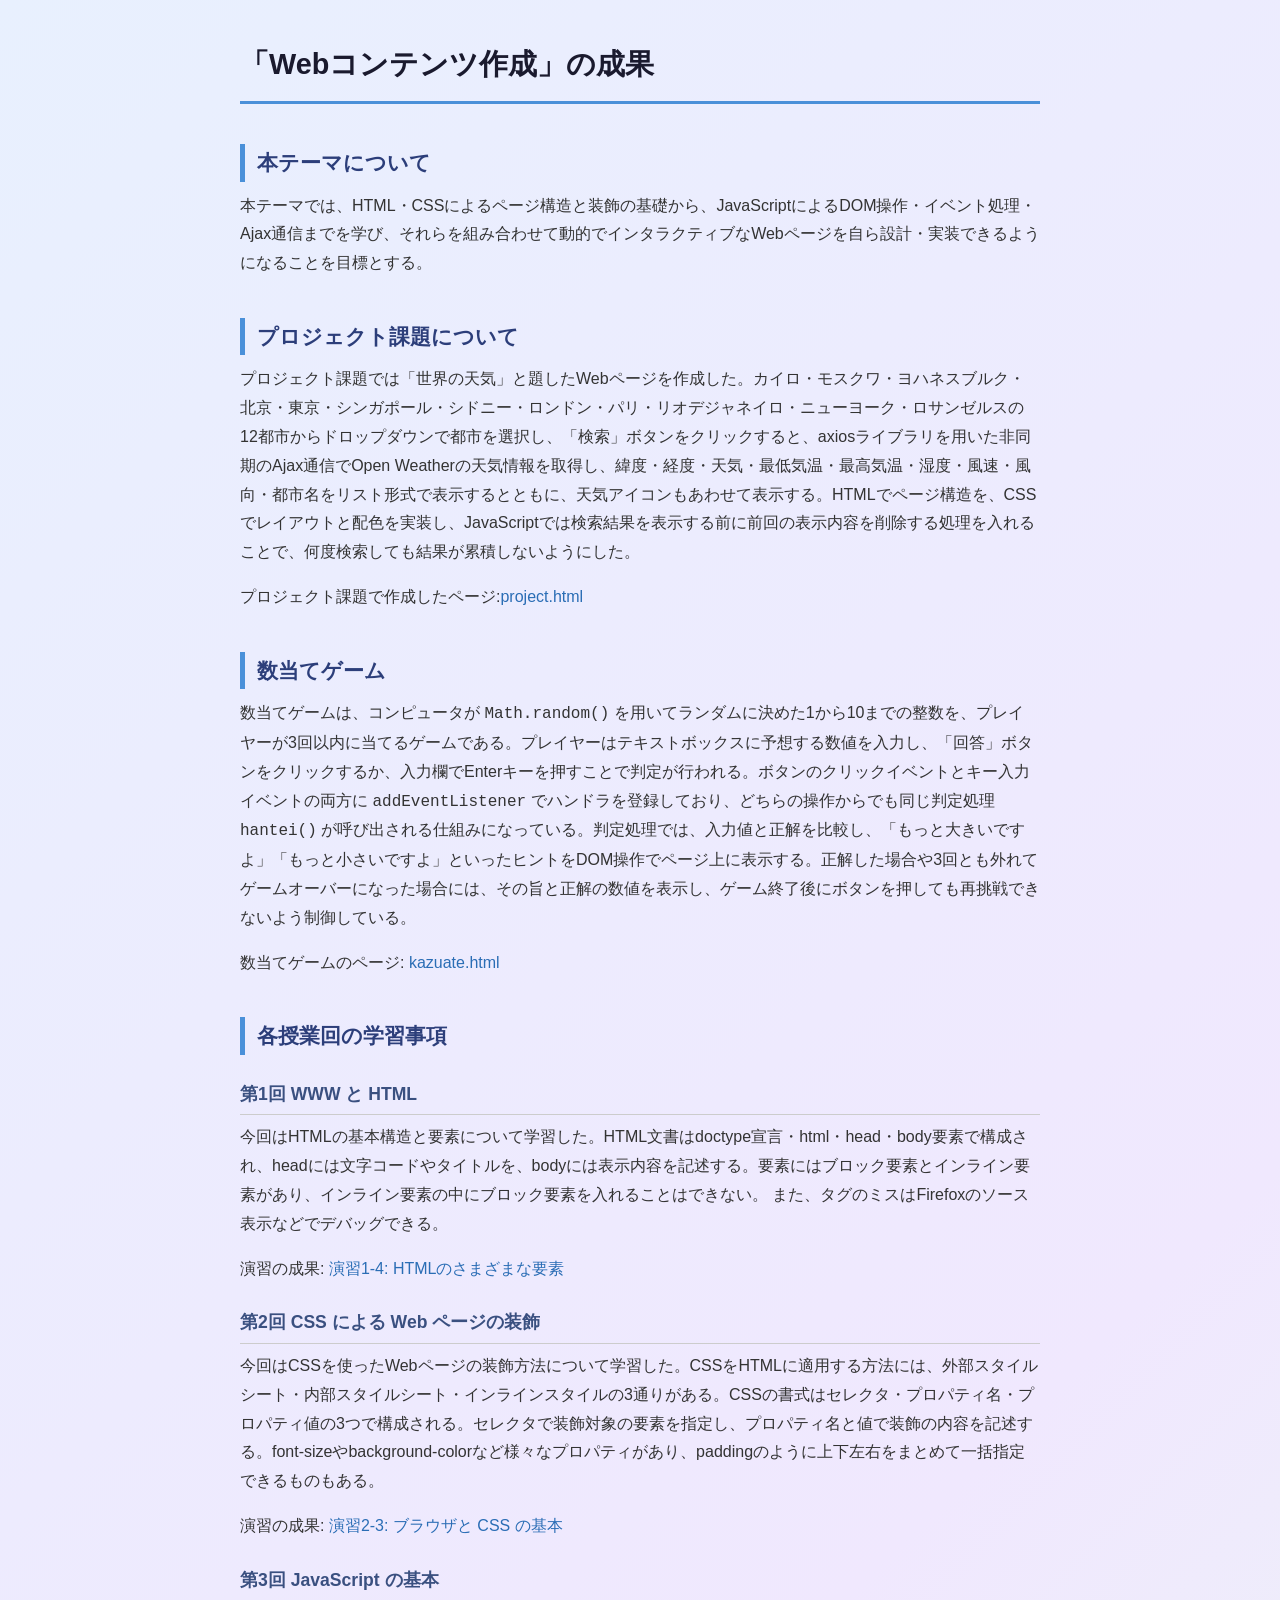
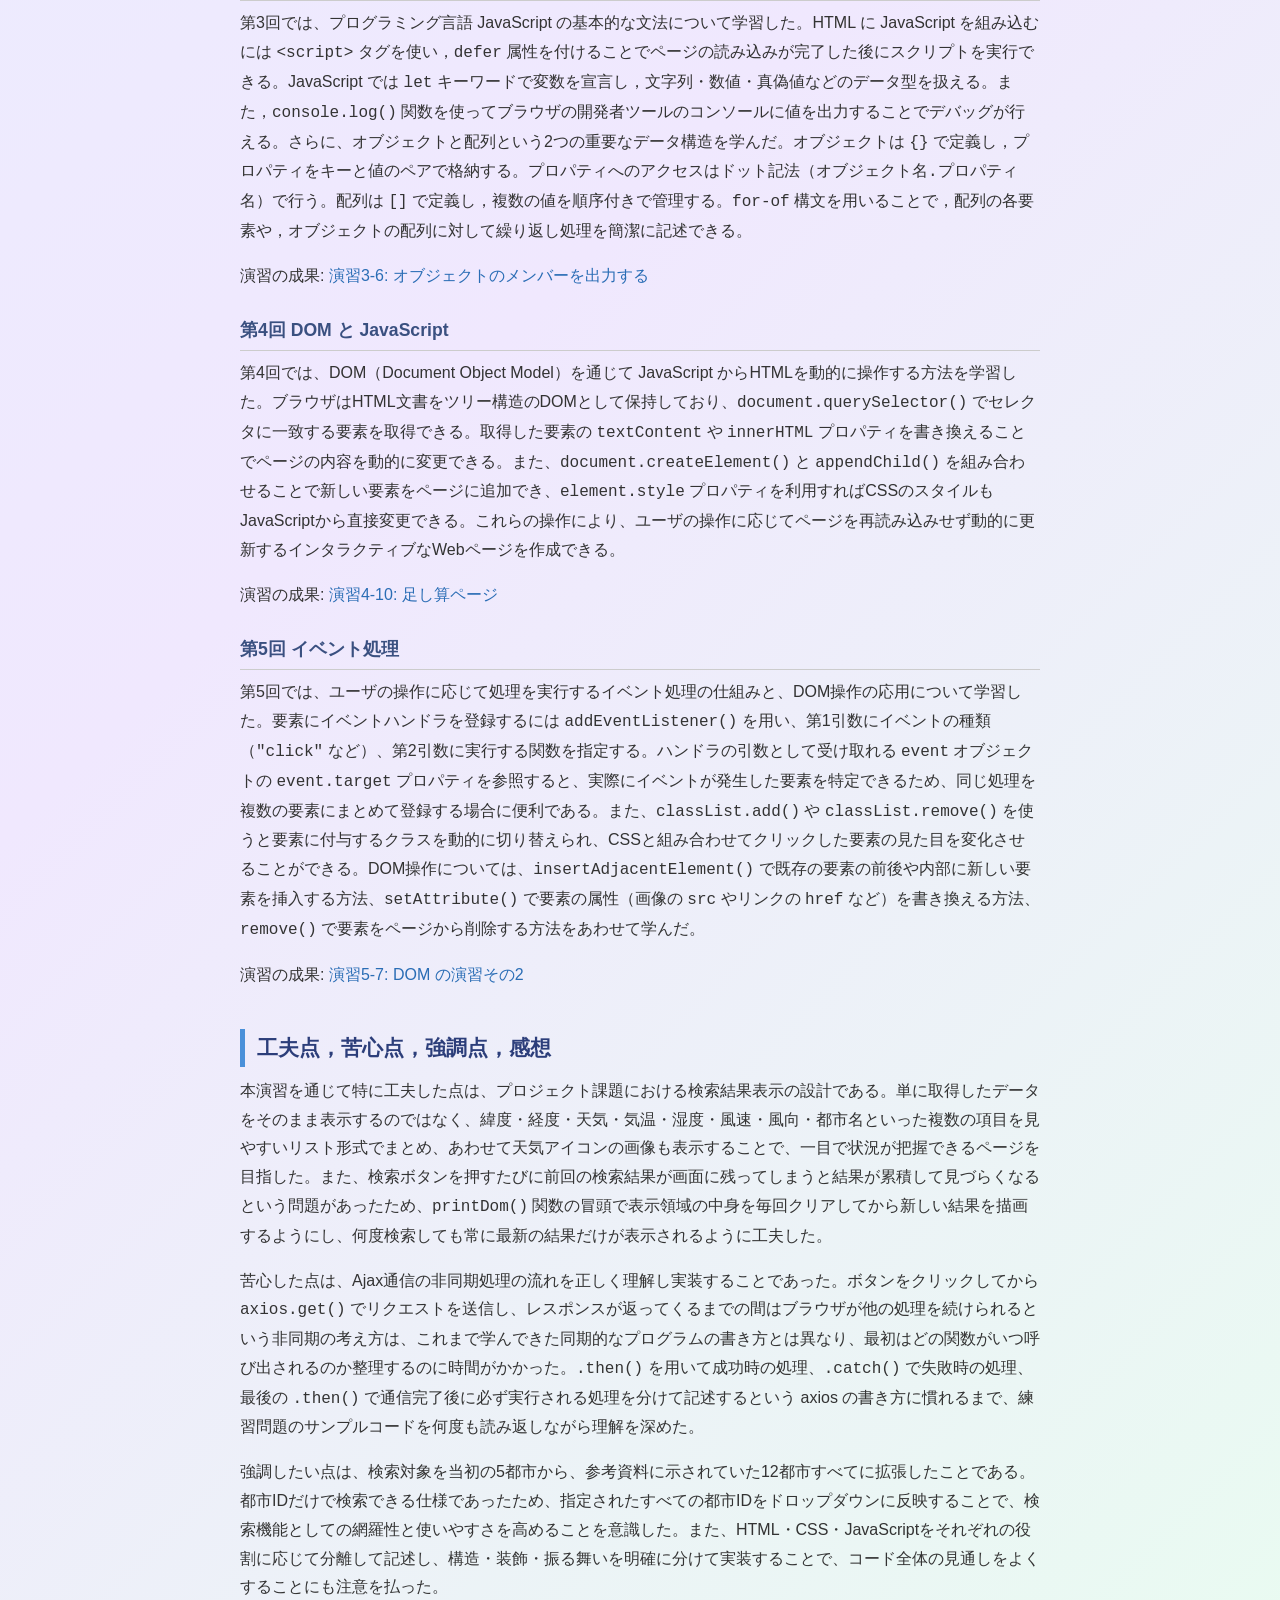
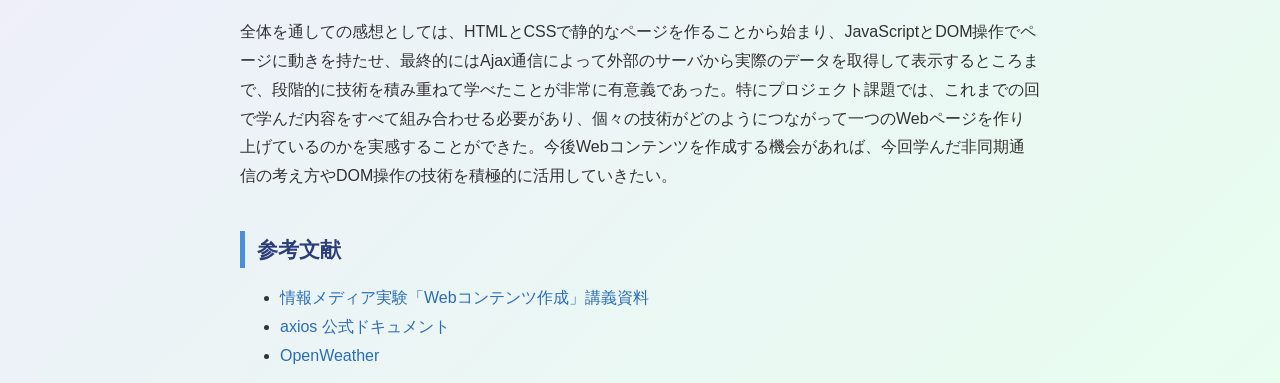
<file: index.html>
<!DOCTYPE html>
<html>
  <head>
    <meta charset="utf-8">
    <title>「Webコンテンツ作成」の成果</title>
    <link rel="stylesheet" href="style.css">
  </head>
  <body>
    <h1>「Webコンテンツ作成」の成果</h1>

    <h2>本テーマについて</h2>
    <p>本テーマでは、HTML・CSSによるページ構造と装飾の基礎から、JavaScriptによるDOM操作・イベント処理・Ajax通信までを学び、それらを組み合わせて動的でインタラクティブなWebページを自ら設計・実装できるようになることを目標とする。</p>

    <h2>プロジェクト課題について</h2>
    <p>プロジェクト課題では「世界の天気」と題したWebページを作成した。カイロ・モスクワ・ヨハネスブルク・北京・東京・シンガポール・シドニー・ロンドン・パリ・リオデジャネイロ・ニューヨーク・ロサンゼルスの12都市からドロップダウンで都市を選択し、「検索」ボタンをクリックすると、axiosライブラリを用いた非同期のAjax通信でOpen Weatherの天気情報を取得し、緯度・経度・天気・最低気温・最高気温・湿度・風速・風向・都市名をリスト形式で表示するとともに、天気アイコンもあわせて表示する。HTMLでページ構造を、CSSでレイアウトと配色を実装し、JavaScriptでは検索結果を表示する前に前回の表示内容を削除する処理を入れることで、何度検索しても結果が累積しないようにした。</p>
    <p>プロジェクト課題で作成したページ:<a href="project.html"title="同じフォルダの別ファイルへのリンク"target="_blank">project.html</a>

    <h2>数当てゲーム</h2>
    <p>数当てゲームは、コンピュータが <code>Math.random()</code> を用いてランダムに決めた1から10までの整数を、プレイヤーが3回以内に当てるゲームである。プレイヤーはテキストボックスに予想する数値を入力し、「回答」ボタンをクリックするか、入力欄でEnterキーを押すことで判定が行われる。ボタンのクリックイベントとキー入力イベントの両方に <code>addEventListener</code> でハンドラを登録しており、どちらの操作からでも同じ判定処理 <code>hantei()</code> が呼び出される仕組みになっている。判定処理では、入力値と正解を比較し、「もっと大きいですよ」「もっと小さいですよ」といったヒントをDOM操作でページ上に表示する。正解した場合や3回とも外れてゲームオーバーになった場合には、その旨と正解の数値を表示し、ゲーム終了後にボタンを押しても再挑戦できないよう制御している。</p>
    <p>数当てゲームのページ: <a href="kazuate.html" title="数当てゲーム" target="_blank">kazuate.html</a></p>

    <h2>各授業回の学習事項</h2>

    <h3>第1回 WWW と HTML</h3>
    <p>今回はHTMLの基本構造と要素について学習した。HTML文書はdoctype宣言・html・head・body要素で構成され、headには文字コードやタイトルを、bodyには表示内容を記述する。要素にはブロック要素とインライン要素があり、インライン要素の中にブロック要素を入れることはできない。
      また、タグのミスはFirefoxのソース表示などでデバッグできる。</p>
    <p>演習の成果: <a href="practice-html/elements.html"
      title="1つ中のフォルダの別ファイルへのリンク"
      target="_blank">演習1-4: HTMLのさまざまな要素</a> </p>
    <h3>第2回 CSS による Web ページの装飾</h3>
    <p>今回はCSSを使ったWebページの装飾方法について学習した。CSSをHTMLに適用する方法には、外部スタイルシート・内部スタイルシート・インラインスタイルの3通りがある。CSSの書式はセレクタ・プロパティ名・プロパティ値の3つで構成される。セレクタで装飾対象の要素を指定し、プロパティ名と値で装飾の内容を記述する。font-sizeやbackground-colorなど様々なプロパティがあり、paddingのように上下左右をまとめて一括指定できるものもある。</p>
    <p>演習の成果: <a href="practice-css/browser-intro.html"
      title="1つ中のフォルダの別ファイルへのリンク"
      target="_blank">演習2-3: ブラウザと CSS の基本</a></p>

    <h3>第3回 JavaScript の基本</h3>
    <p>第3回では、プログラミング言語 JavaScript の基本的な文法について学習した。HTML に JavaScript を組み込むには <code>&lt;script&gt;</code> タグを使い，<code>defer</code> 属性を付けることでページの読み込みが完了した後にスクリプトを実行できる。JavaScript では <code>let</code> キーワードで変数を宣言し，文字列・数値・真偽値などのデータ型を扱える。また，<code>console.log()</code> 関数を使ってブラウザの開発者ツールのコンソールに値を出力することでデバッグが行える。さらに、オブジェクトと配列という2つの重要なデータ構造を学んだ。オブジェクトは <code>{}</code> で定義し，プロパティをキーと値のペアで格納する。プロパティへのアクセスはドット記法（<code>オブジェクト名.プロパティ名</code>）で行う。配列は <code>[]</code> で定義し，複数の値を順序付きで管理する。<code>for-of</code> 構文を用いることで，配列の各要素や，オブジェクトの配列に対して繰り返し処理を簡潔に記述できる。</p>
    <p>演習の成果: <a href="practice-js/obj-practice.html"
      title="1つ中のフォルダの別ファイルへのリンク"
      target="_blank">演習3-6: オブジェクトのメンバーを出力する</a></p>

    <h3>第4回 DOM と JavaScript</h3>
    <p>第4回では、DOM（Document Object Model）を通じて JavaScript からHTMLを動的に操作する方法を学習した。ブラウザはHTML文書をツリー構造のDOMとして保持しており、<code>document.querySelector()</code> でセレクタに一致する要素を取得できる。取得した要素の <code>textContent</code> や <code>innerHTML</code> プロパティを書き換えることでページの内容を動的に変更できる。また、<code>document.createElement()</code> と <code>appendChild()</code> を組み合わせることで新しい要素をページに追加でき、<code>element.style</code> プロパティを利用すればCSSのスタイルもJavaScriptから直接変更できる。これらの操作により、ユーザの操作に応じてページを再読み込みせず動的に更新するインタラクティブなWebページを作成できる。</p>
    <p>演習の成果: <a href="practice-eventdom/tashizan.html"
      title="1つ中のフォルダの別ファイルへのリンク"
      target="_blank">演習4-10: 足し算ページ</a></p>

    <h3>第5回 イベント処理</h3>
    <p>第5回では、ユーザの操作に応じて処理を実行するイベント処理の仕組みと、DOM操作の応用について学習した。要素にイベントハンドラを登録するには <code>addEventListener()</code> を用い、第1引数にイベントの種類（<code>"click"</code> など）、第2引数に実行する関数を指定する。ハンドラの引数として受け取れる <code>event</code> オブジェクトの <code>event.target</code> プロパティを参照すると、実際にイベントが発生した要素を特定できるため、同じ処理を複数の要素にまとめて登録する場合に便利である。また、<code>classList.add()</code> や <code>classList.remove()</code> を使うと要素に付与するクラスを動的に切り替えられ、CSSと組み合わせてクリックした要素の見た目を変化させることができる。DOM操作については、<code>insertAdjacentElement()</code> で既存の要素の前後や内部に新しい要素を挿入する方法、<code>setAttribute()</code> で要素の属性（画像の <code>src</code> やリンクの <code>href</code> など）を書き換える方法、<code>remove()</code> で要素をページから削除する方法をあわせて学んだ。</p>
    <p>演習の成果: <a href="practice-dom2/dom2-exercise.html"
      title="1つ中のフォルダの別ファイルへのリンク"
      target="_blank">演習5-7: DOM の演習その2</a></p>

    <h2>工夫点，苦心点，強調点，感想</h2>
    <p>本演習を通じて特に工夫した点は、プロジェクト課題における検索結果表示の設計である。単に取得したデータをそのまま表示するのではなく、緯度・経度・天気・気温・湿度・風速・風向・都市名といった複数の項目を見やすいリスト形式でまとめ、あわせて天気アイコンの画像も表示することで、一目で状況が把握できるページを目指した。また、検索ボタンを押すたびに前回の検索結果が画面に残ってしまうと結果が累積して見づらくなるという問題があったため、<code>printDom()</code> 関数の冒頭で表示領域の中身を毎回クリアしてから新しい結果を描画するようにし、何度検索しても常に最新の結果だけが表示されるように工夫した。</p>
    <p>苦心した点は、Ajax通信の非同期処理の流れを正しく理解し実装することであった。ボタンをクリックしてから <code>axios.get()</code> でリクエストを送信し、レスポンスが返ってくるまでの間はブラウザが他の処理を続けられるという非同期の考え方は、これまで学んできた同期的なプログラムの書き方とは異なり、最初はどの関数がいつ呼び出されるのか整理するのに時間がかかった。<code>.then()</code> を用いて成功時の処理、<code>.catch()</code> で失敗時の処理、最後の <code>.then()</code> で通信完了後に必ず実行される処理を分けて記述するという axios の書き方に慣れるまで、練習問題のサンプルコードを何度も読み返しながら理解を深めた。</p>
    <p>強調したい点は、検索対象を当初の5都市から、参考資料に示されていた12都市すべてに拡張したことである。都市IDだけで検索できる仕様であったため、指定されたすべての都市IDをドロップダウンに反映することで、検索機能としての網羅性と使いやすさを高めることを意識した。また、HTML・CSS・JavaScriptをそれぞれの役割に応じて分離して記述し、構造・装飾・振る舞いを明確に分けて実装することで、コード全体の見通しをよくすることにも注意を払った。</p>
    <p>全体を通しての感想としては、HTMLとCSSで静的なページを作ることから始まり、JavaScriptとDOM操作でページに動きを持たせ、最終的にはAjax通信によって外部のサーバから実際のデータを取得して表示するところまで、段階的に技術を積み重ねて学べたことが非常に有意義であった。特にプロジェクト課題では、これまでの回で学んだ内容をすべて組み合わせる必要があり、個々の技術がどのようにつながって一つのWebページを作り上げているのかを実感することができた。今後Webコンテンツを作成する機会があれば、今回学んだ非同期通信の考え方やDOM操作の技術を積極的に活用していきたい。</p>

    <h2>参考文献</h2>
    <ul>
      <li><a href="https://www.nishita-lab.org/web-contents/text_current/1html/1_0prelim_check.html" target="_blank">情報メディア実験「Webコンテンツ作成」講義資料</a></li>
      <li><a href="https://axios-http.com/" target="_blank">axios 公式ドキュメント</a></li>
      <li><a href="https://openweathermap.org/" target="_blank">OpenWeather</a></li>
    </ul>
  </body>
</html>
</file>
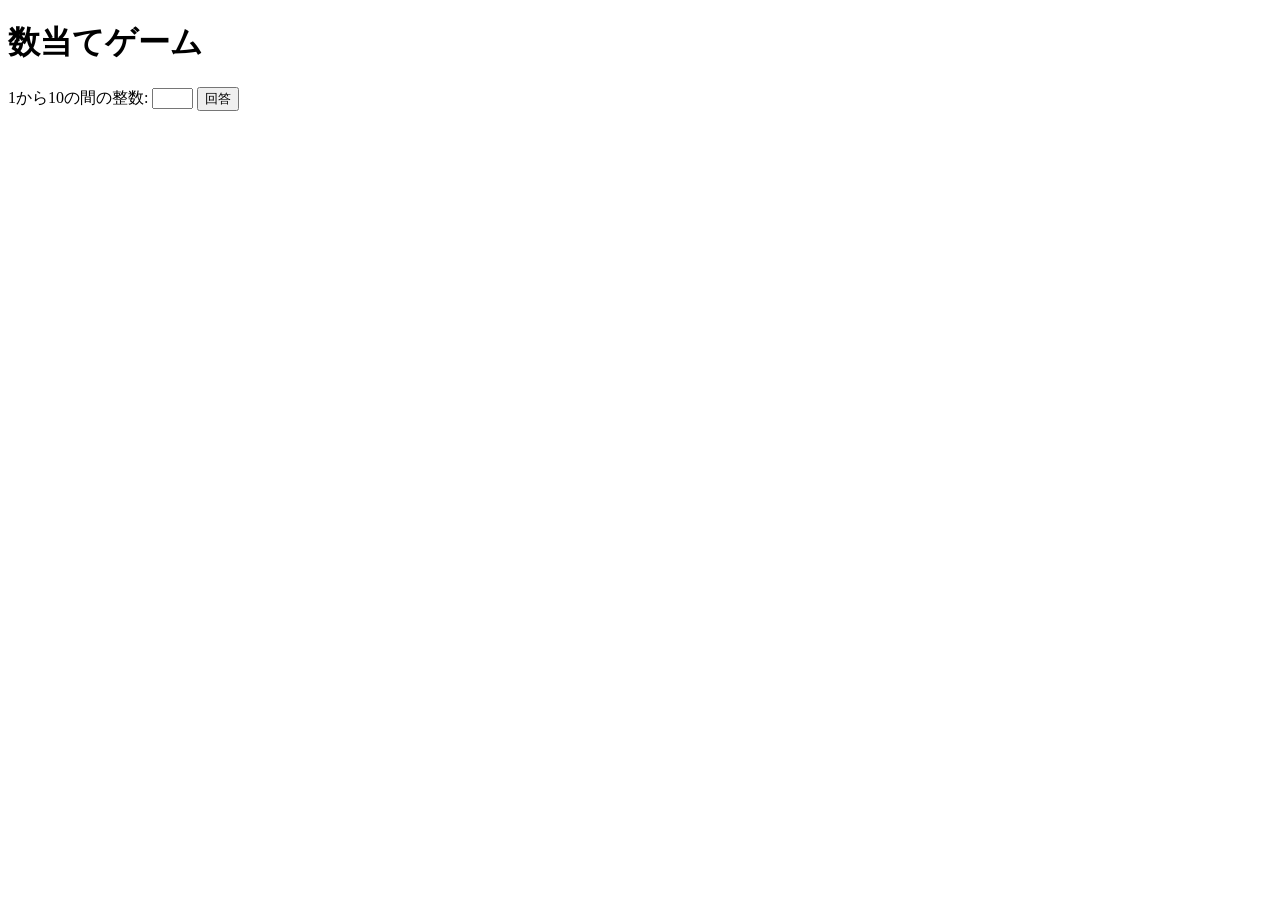
<file: kazuate.html>
<!-- 課題4-1: 数当てゲーム -->

<!DOCTYPE html>
<html>
  <head>
    <meta charset="utf-8">
    <title>数当てゲーム</title>
    <script src="kazuate.js" defer></script>
  </head>

  <body>
    <h1>数当てゲーム</h1>
    <p>
        1から10の間の整数:
        <input type="text" id="yoso-input" size="3">
        <button id="hantei-btn">回答</button>
    </p>
    <p id="yoso-display"></p>
    <p id="result"></p>
  </body>
</html>
</file>
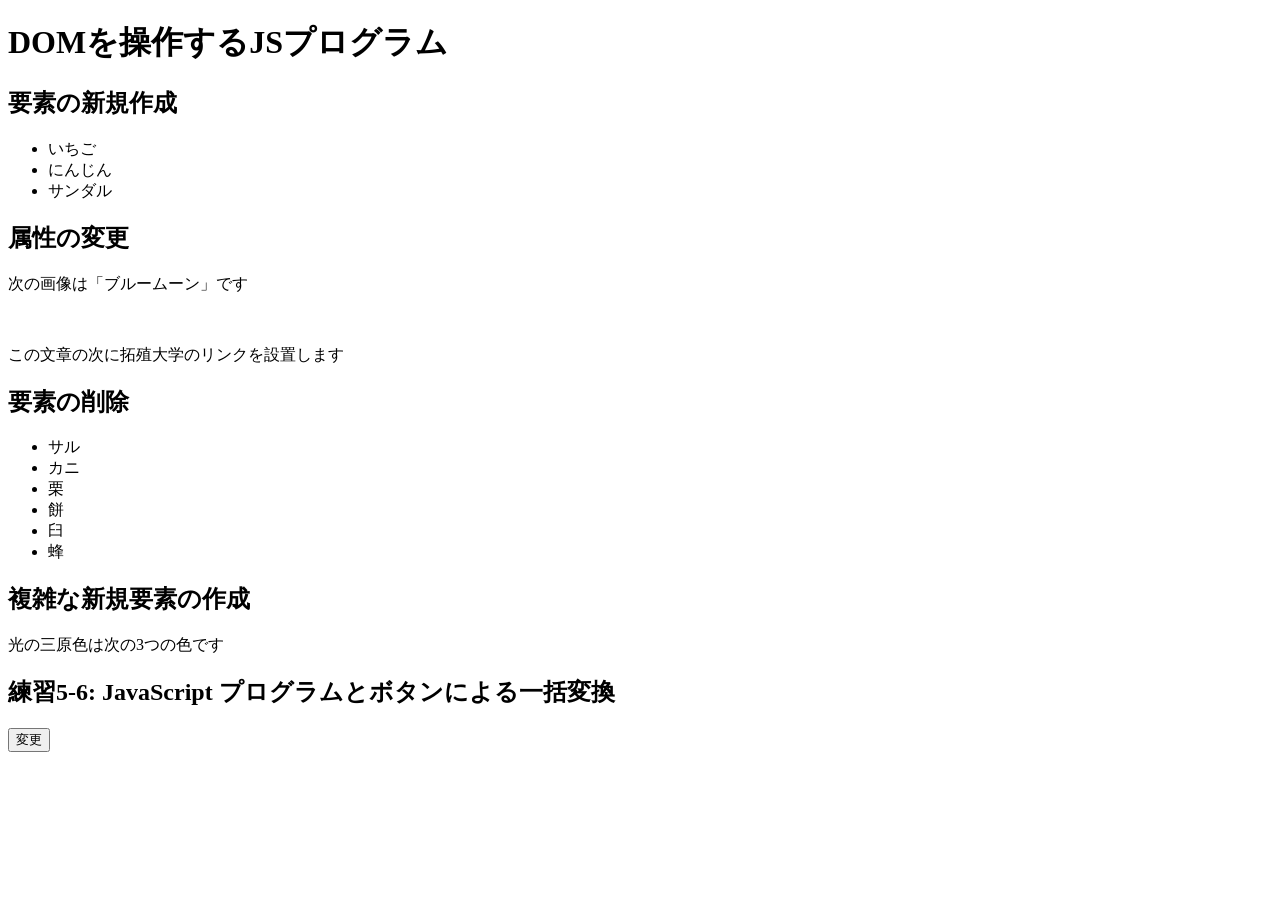
<file: practice-dom2/dom2-intro.html>
<!DOCTYPE html>
<html>
  <head>
    <title>DOMを操作するJSプログラム</title>
    <script src="dom2-intro.js" defer></script>
  </head>

  <body>
	  <h1>DOMを操作するJSプログラム</h1>

	  <h2>要素の新規作成</h2>
	  <ul id="kazoeuta">
		<li>いちご</li>
		<li>にんじん</li>
		<li>サンダル</li>
	  </ul>

	  <h2>属性の変更</h2>
	  <p>次の画像は「ブルームーン」です</p>
	  <img id="bluemoon">

	  <p id="takudai">この文章の次に拓殖大学のリンクを設置します</p>


	  <h2>要素の削除</h2>
	  <ul id="kassen">
		  <li>サル</li>
		  <li>カニ</li>
		  <li>栗</li>
		  <li id="mochi">餅</li>
		  <li>臼</li>
		  <li>蜂</li>
	  </ul>

	  <h2 id="fukuzatu">複雑な新規要素の作成</h2>
	  <p id="primary">光の三原色は次の3つの色です</p>

	  <h2>練習5-6: JavaScript プログラムとボタンによる一括変換</h2>
	  <button id="henkou">変更</button>

  </body>
</html>
</file>
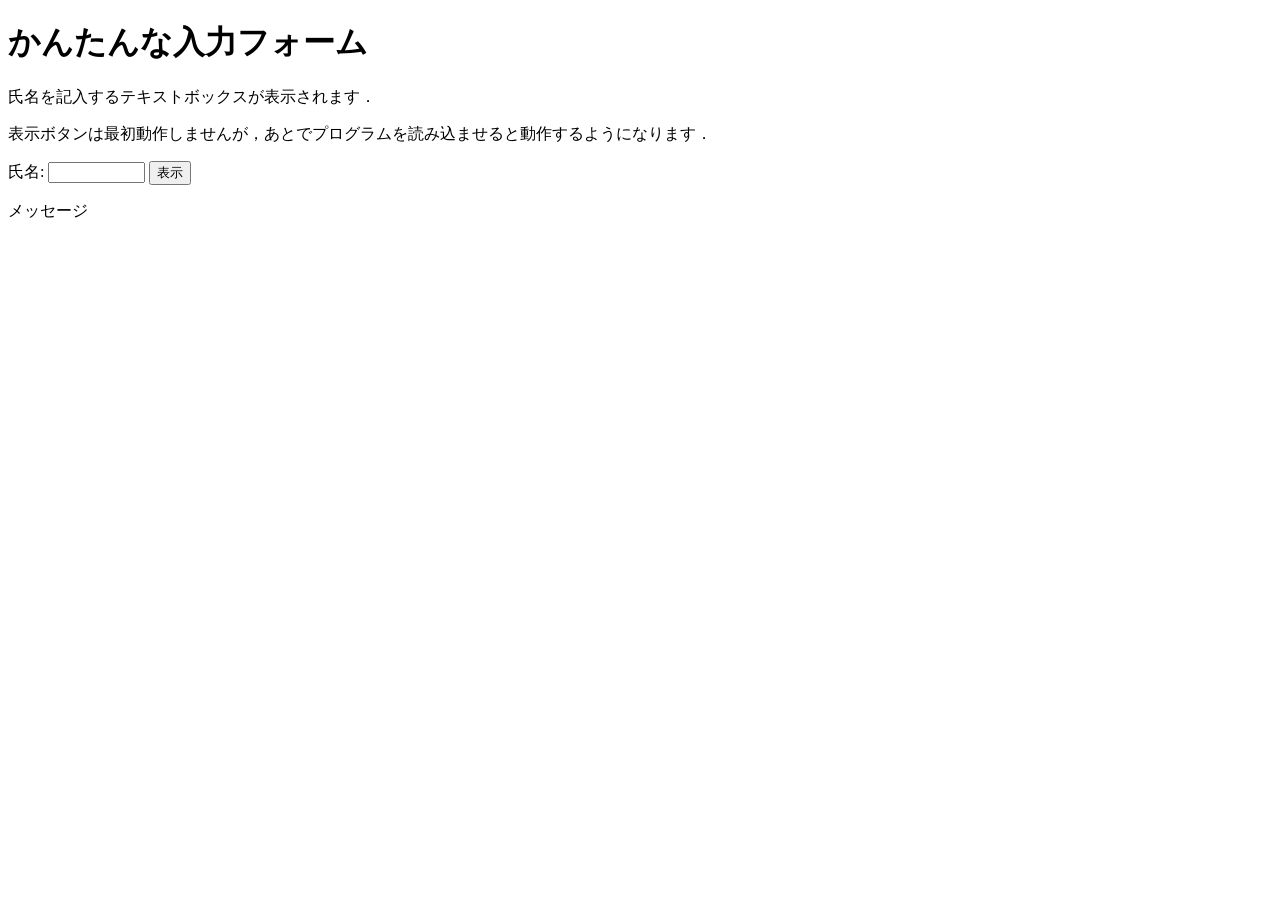
<file: practice-eventdom/input-demo.html>
<!DOCTYPE html>
<html>
  <head>
    <title>かんたんな入力フォーム</title>
  </head>

  <body>
    <h1>かんたんな入力フォーム</h1>
	<p>氏名を記入するテキストボックスが表示されます．</p>
	<p>表示ボタンは最初動作しませんが，あとでプログラムを読み込ませると動作するようになります．</p>
	<label for="shimei">氏名: </label>
	<input type="text" name="shimei" size="10" id="shimei">
	<button id="print">表示</button>
	<p id="message">メッセージ</p>
  <script src="input-demo.js"></script>
  </body>
</html>
</file>
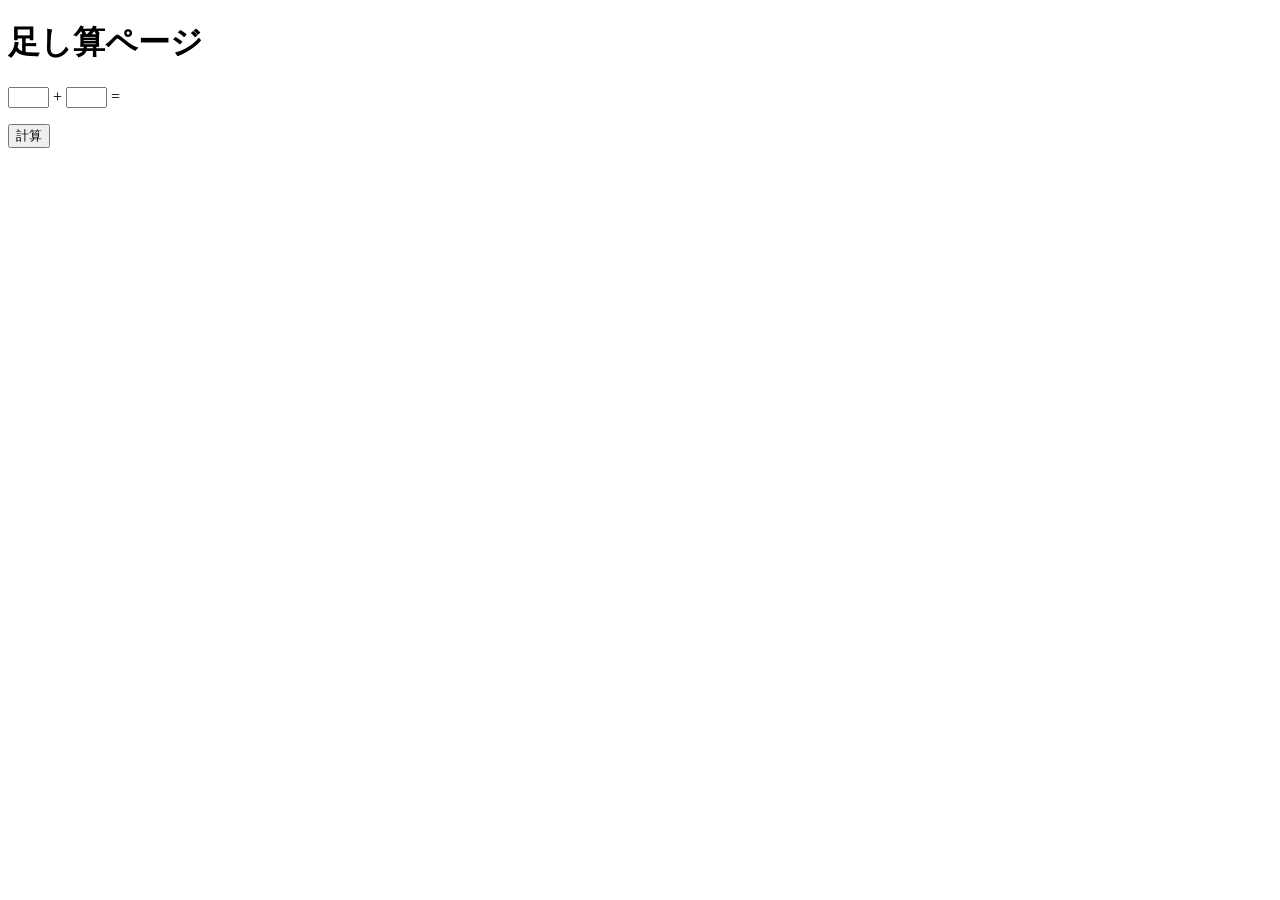
<file: practice-eventdom/tashizan.html>
<!DOCTYPE html>
<html>
  <head>
    <title>足し算ページ</title>
  </head>

  <body>
    <h1>足し算ページ</h1>
	<p>
	<input type="text" name="left" id="left" size="3">
	+
	<input type="text" name="right" id="right" size="3">
	=
	<span id="answer"></span>
	</p>
	<button id="calc">計算</button>
  <script src="tashizan.js"></script>
  </body>
</html>
</file>
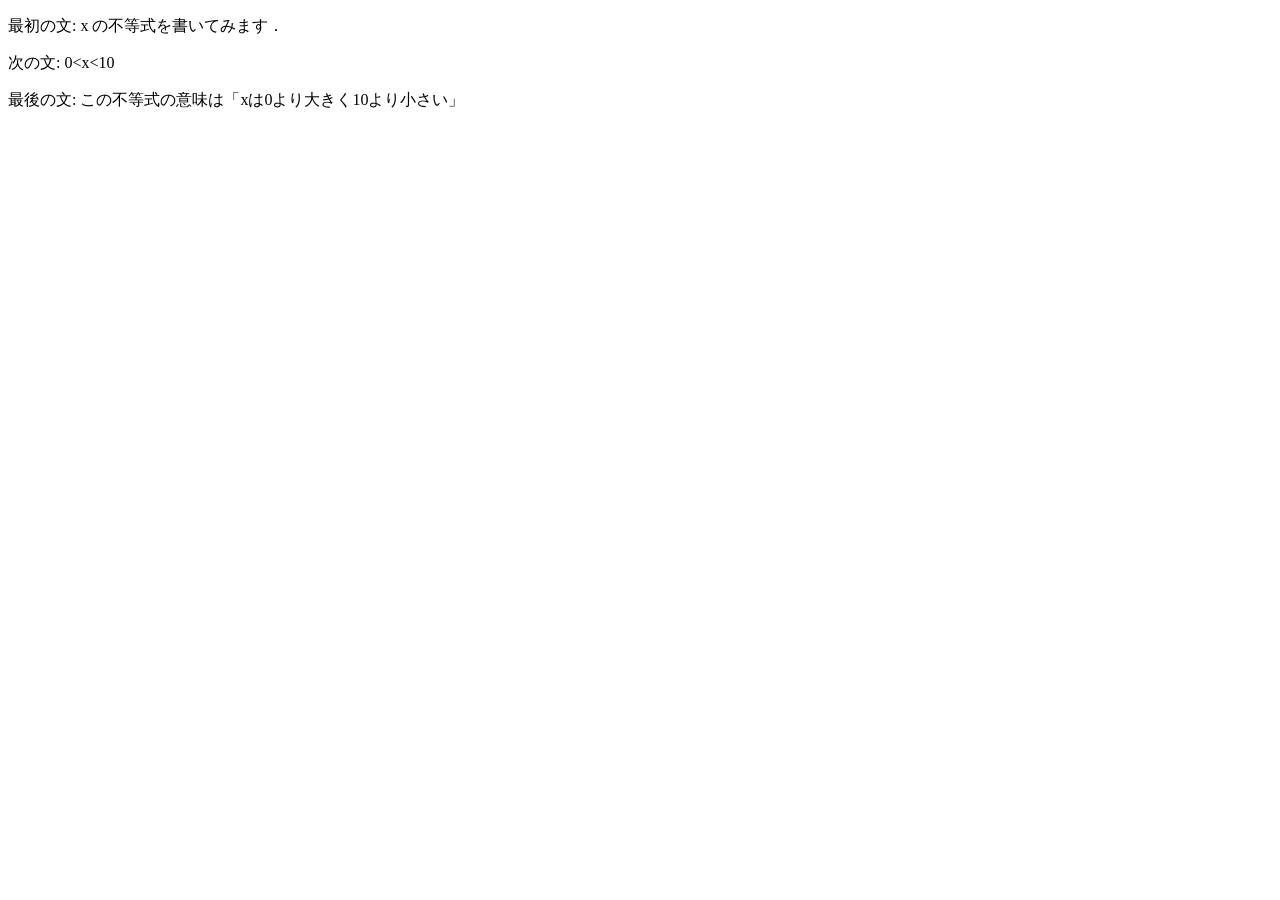
<file: practice-html/structure.html>
<!DOCTYPE html>
<html>
  <head>
    <meta charset="utf-8">
    <title>演習１−３</title>
  </head>
  <body>
    <p>最初の文: x の不等式を書いてみます．</p>
   <p>次の文: 0&lt;x&lt;10</p>
   <p>最後の文: この不等式の意味は「xは0より大きく10より小さい」</p>

<!--<p>これは不要な文章です．</p>-->
  </body>
</html>
</file>
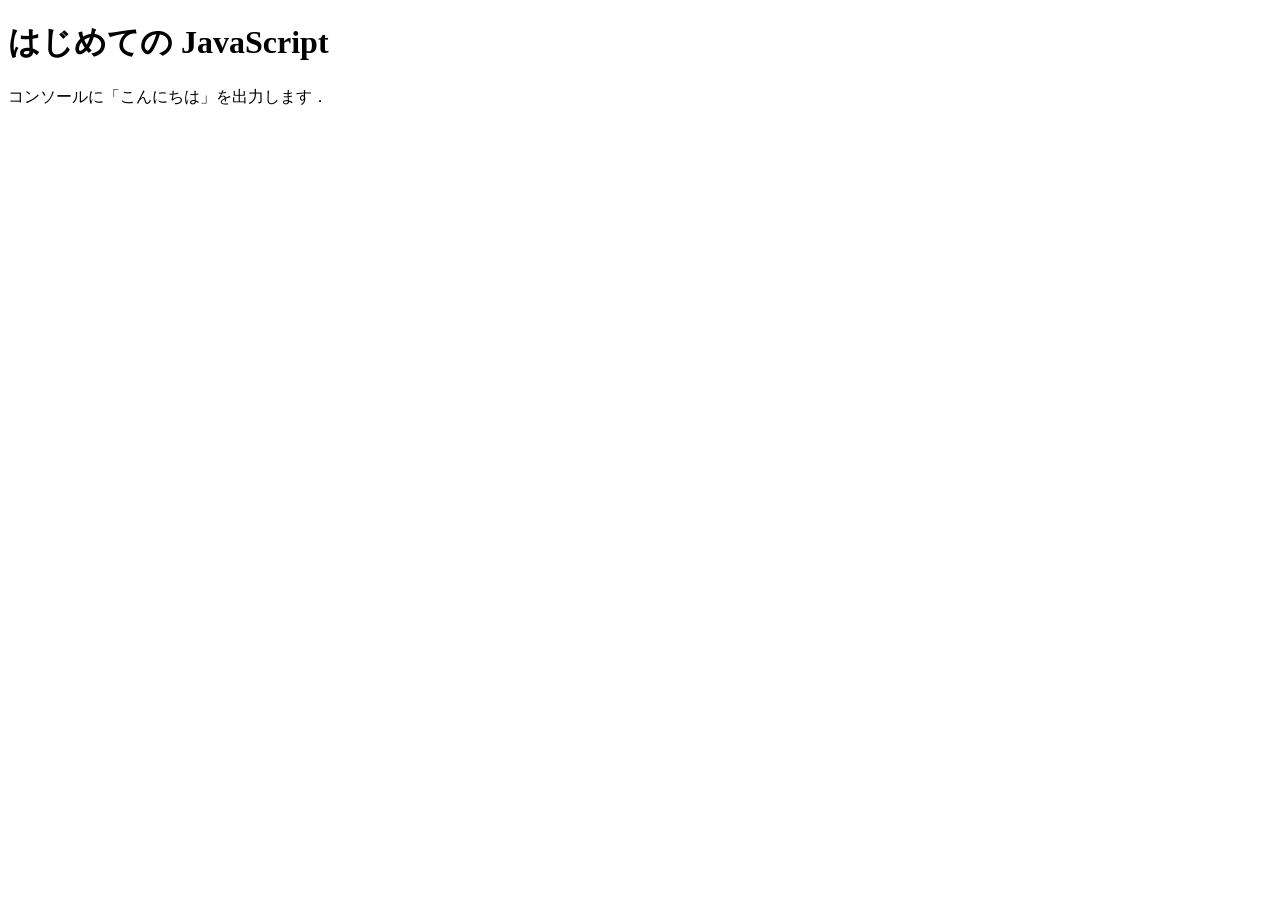
<file: practice-js/jsintro.html>
<!DOCTYPE html>
<html>
  <head>
    <meta charset="utf-8">
    <title>はじめての JavaScript</title>
  </head>

  <body>
    <h1>はじめての JavaScript</h1>

    <p>コンソールに「こんにちは」を出力します．</p>
    <script src="hello.js" defer></script>
  </body>
</html>
</file>
<file: style.css>
body {
  max-width: 800px;
  margin: 0 auto;
  padding: 20px 40px;
  font-family: "Hiragino Sans", "Meiryo", sans-serif;
  font-size: 16px;
  line-height: 1.8;
  color: #333;
  background: linear-gradient(135deg, #e8f0fe 0%, #f0e8fe 50%, #e8feef 100%);
  min-height: 100vh;
}

h1 {
  font-size: 1.8em;
  color: #1a1a2e;
  border-bottom: 3px solid #4a90d9;
  padding-bottom: 10px;
  margin-bottom: 30px;
}

h2 {
  font-size: 1.3em;
  color: #2c3e7a;
  border-left: 5px solid #4a90d9;
  padding-left: 12px;
  margin-top: 40px;
  margin-bottom: 10px;
}

h3 {
  font-size: 1.1em;
  color: #3a5080;
  border-bottom: 1px solid #ccc;
  padding-bottom: 4px;
  margin-top: 24px;
  margin-bottom: 8px;
}
p {
  margin: 8px 0 16px;
}

a {
  color: #2a6db5;
  text-decoration: none;
}

a:hover {
  text-decoration: underline;
  color: #1a4d8f;
}
</file>
